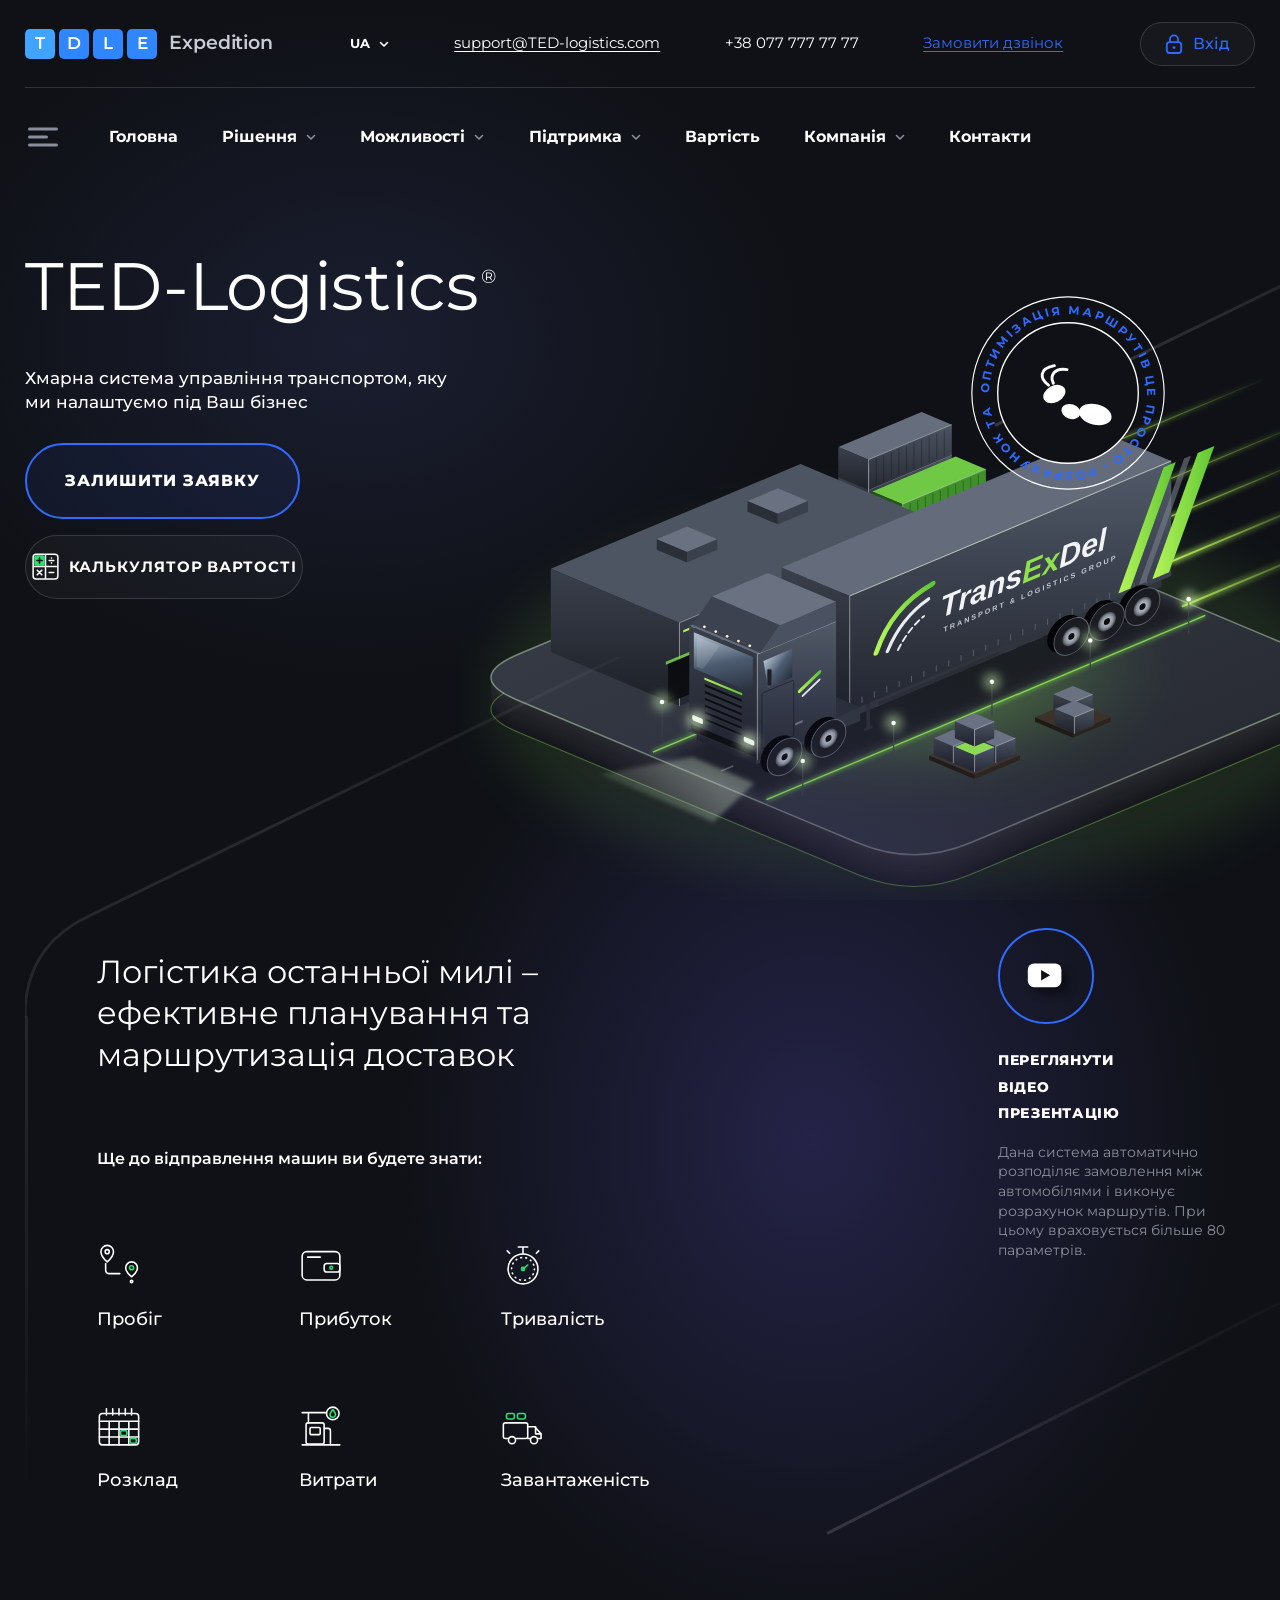
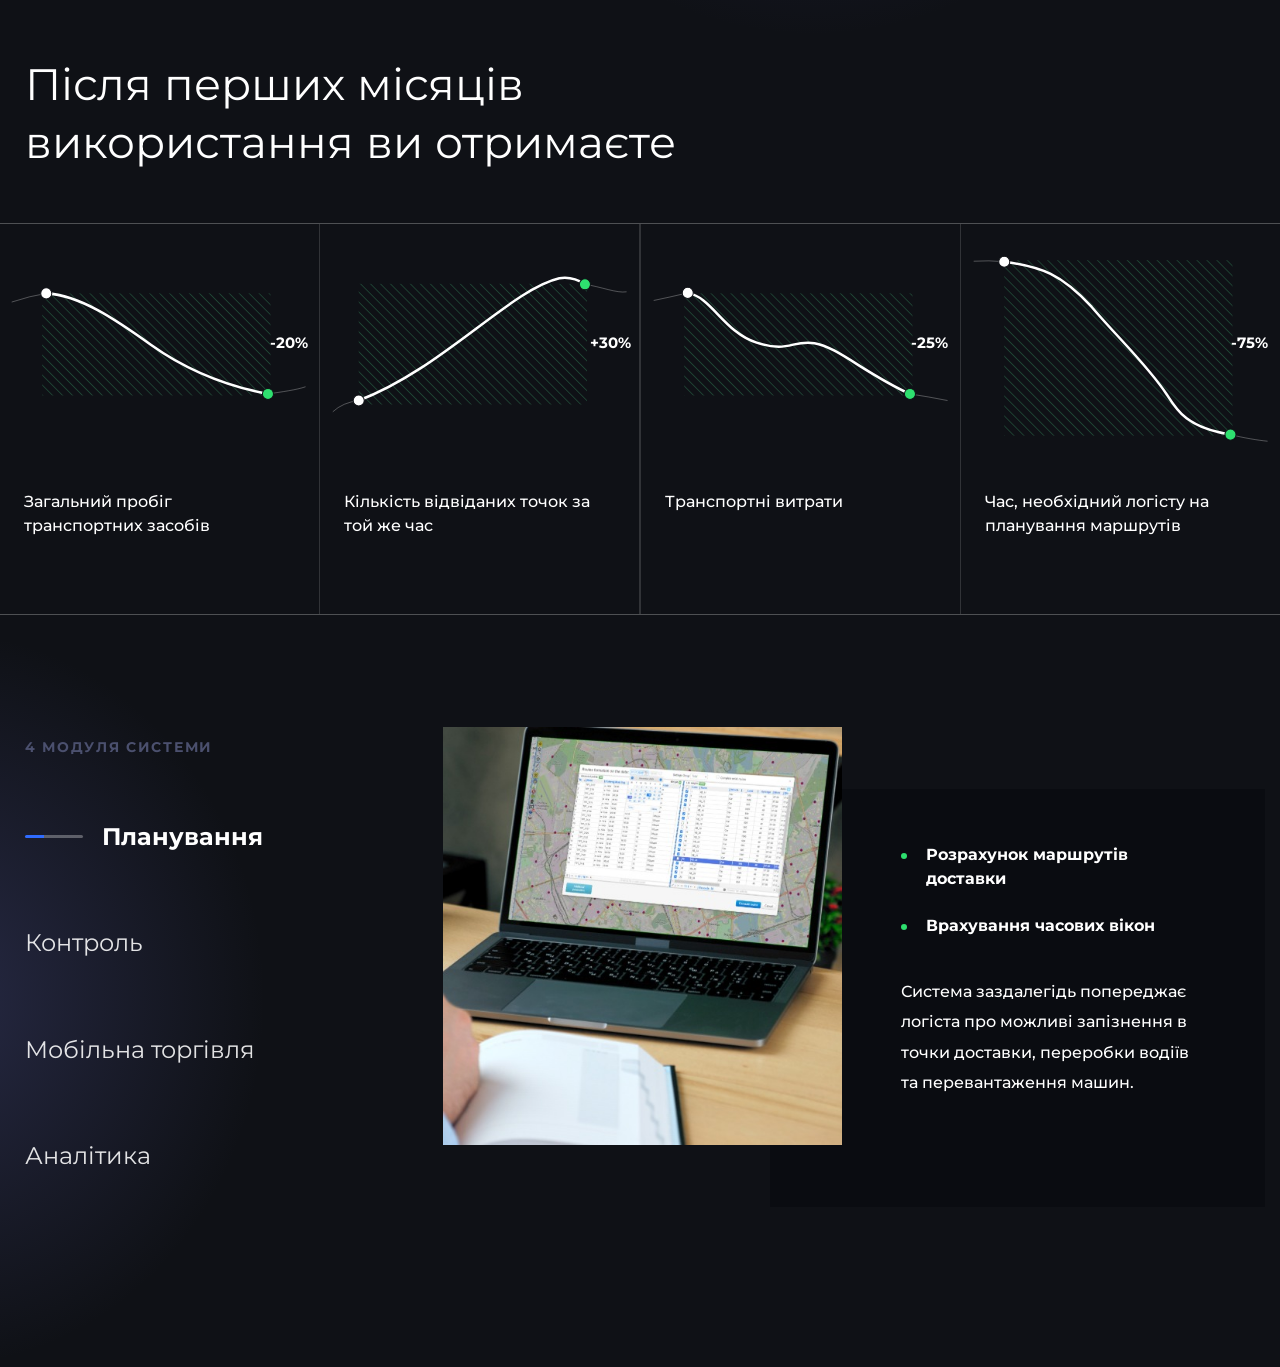
<file: index.html>
<!DOCTYPE html>
<html lang="uk">
<head>
  <meta charset="utf-8">
  <meta name="viewport" content="width=device-width, initial-scale=1">
  <meta name="theme-color" content="#0f1116">
  <title>TransExDel</title>
  <meta name="description" content="Хмарна система управління транспортом, яку ми налаштуємо під ваш бізнес.">

  <link rel="preconnect" href="https://fonts.googleapis.com">
  <link rel="preconnect" href="https://fonts.gstatic.com" crossorigin>
  <link rel="stylesheet" href="https://fonts.googleapis.com/css2?family=Montserrat:wght@400;500;600;700;800&display=swap">
  <link rel="stylesheet" href="CHARLI.css">
  <script src="CHARLI.js" type="module" defer></script>
</head>
<body>

  <div class="scroll-sentinel" id="scroll-sentinel" aria-hidden="true"></div>

  <!-- SVG sprite: icons are referenced via <use>, so each is defined once -->
  <svg xmlns="http://www.w3.org/2000/svg" width="0" height="0" style="position:absolute" aria-hidden="true" focusable="false">
    <symbol id="icon-chevron" viewBox="0 0 12 12">
      <path d="M2.5 4.5 6 8l3.5-3.5" fill="none" stroke="currentColor" stroke-width="1.6" stroke-linecap="round" stroke-linejoin="round"/>
    </symbol>
    <symbol id="icon-lock" viewBox="0 0 20 24">
      <rect x="2" y="10" width="16" height="12" rx="3" fill="none" stroke="currentColor" stroke-width="2"/>
      <path d="M5.5 10V7a4.5 4.5 0 0 1 9 0v3" fill="none" stroke="currentColor" stroke-width="2" stroke-linecap="round"/>
      <circle cx="10" cy="16" r="1.6" fill="currentColor"/>
    </symbol>
    <symbol id="icon-calculator" viewBox="0 0 36 36">
      <rect x="1.5" y="1.5" width="33" height="33" rx="4" fill="none" stroke="currentColor" stroke-width="2"/>
      <path d="M18 1.5v33M1.5 18h33" stroke="currentColor" stroke-width="2"/>
      <rect x="3" y="3" width="14" height="14" rx="2.5" fill="#2ee06f"/>
      <path d="M10 6.5v7M6.5 10h7" stroke="#0f1116" stroke-width="2.2" stroke-linecap="round"/>
      <path d="M23 10h6M26 6.8v0M26 13.2v0" stroke="currentColor" stroke-width="2.2" stroke-linecap="round"/>
      <path d="m7 23 6 6m0-6-6 6" stroke="currentColor" stroke-width="2.2" stroke-linecap="round"/>
      <path d="M23 26h6" stroke="currentColor" stroke-width="2.2" stroke-linecap="round"/>
    </symbol>
    <symbol id="icon-play" viewBox="0 0 56 40">
      <rect x="2" y="2" width="48" height="34" rx="9" fill="#fff"/>
      <path d="M21 11.5v15l13-7.5z" fill="#0f1116"/>
    </symbol>
    <symbol id="icon-route" viewBox="0 0 56 56" fill="none" stroke="currentColor" stroke-width="2" stroke-linecap="round" stroke-linejoin="round">
      <path d="M13 3a8 8 0 0 1 8 8c0 6-8 13-8 13S5 17 5 11a8 8 0 0 1 8-8z"/>
      <circle cx="13" cy="11" r="2.6"/>
      <path d="M11 26v8c0 3 2 5 5 5h13"/>
      <path d="M44 24a7.500 7.500 0 0 1 7.500 7.500c0 5.500-7.500 11.500-7.500 11.500s-7.500-6-7.500-11.500A7.500 7.500 0 0 1 44 24z"/>
      <circle cx="44" cy="31.500" r="2.600" stroke="#2ee06f"/>
      <circle cx="44" cy="49" r="1.500"/>
    </symbol>
    <symbol id="icon-wallet" viewBox="0 0 56 56" fill="none" stroke="currentColor" stroke-width="2" stroke-linecap="round" stroke-linejoin="round">
      <rect x="4" y="11" width="48" height="36" rx="6"/>
      <path d="M11 18h16"/>
      <rect x="32" y="26" width="20" height="11" rx="3.500"/>
      <circle cx="41" cy="31.500" r="1.800" stroke="#2ee06f"/>
    </symbol>
    <symbol id="icon-timer" viewBox="0 0 56 56" fill="none" stroke="currentColor" stroke-width="2" stroke-linecap="round" stroke-linejoin="round">
      <circle cx="28" cy="33" r="19"/>
      <circle cx="28" cy="33" r="14.500" stroke-dasharray="1 5.500"/>
      <path d="M22 5h12M28 5v9M45 13l3-3M11 13 8 10"/>
      <path d="m28 33 6-5" stroke="#2ee06f"/>
      <circle cx="28" cy="33" r="2" stroke="#2ee06f"/>
    </symbol>
    <symbol id="icon-schedule" viewBox="0 0 56 56" fill="none" stroke="currentColor" stroke-width="2" stroke-linecap="round" stroke-linejoin="round">
      <rect x="3" y="12" width="50" height="40" rx="4"/>
      <path d="M12 6v8M20 6v8M28 6v8M36 6v8M44 6v8"/>
      <path d="M3 22h50M15.500 22v30M28 22v30M40.500 22v30M3 32h50M3 42h50"/>
      <rect x="30" y="34" width="8" height="6" rx="1.500" stroke="#2ee06f"/>
      <rect x="42" y="44" width="8" height="6" rx="1.500" stroke="#2ee06f"/>
    </symbol>
    <symbol id="icon-fuel" viewBox="0 0 56 56" fill="none" stroke="currentColor" stroke-width="2" stroke-linecap="round" stroke-linejoin="round">
      <path d="M4 11h31M12 11v13"/>
      <circle cx="43" cy="12" r="8"/>
      <path d="M43 7c2.500 3.300 3.500 5 3.500 6.500a3.500 3.500 0 0 1-7 0C39.500 12 40.500 10.300 43 7z" stroke="#2ee06f"/>
      <rect x="9" y="24" width="23" height="27" rx="2.500"/>
      <rect x="14" y="30" width="13" height="9" rx="1.500"/>
      <path d="M32 31h5c2 0 3 1.500 3 3v13M40 47v4M4 52h48"/>
    </symbol>
    <symbol id="icon-truck" viewBox="0 0 56 56" fill="none" stroke="currentColor" stroke-width="2" stroke-linecap="round" stroke-linejoin="round">
      <rect x="3" y="24" width="31" height="20" rx="2.500"/>
      <path d="M34 29h9l8 9v6H34"/>
      <path d="M44 29v9h7"/>
      <circle cx="14" cy="46" r="4.500" fill="#0f1116"/>
      <circle cx="42" cy="46" r="4.500" fill="#0f1116"/>
      <rect x="7" y="12" width="10" height="7" rx="2" stroke="#2ee06f"/>
      <rect x="21" y="12" width="10" height="7" rx="2" stroke="#2ee06f"/>
    </symbol>
  </svg>

  <!-- ===================== HEADER ===================== -->
  <header class="site-header" id="site-header">
    <div class="container site-header__inner">

      <a class="logo" href="/" aria-label="TransExDel — на головну">
        <span class="logo__tiles" aria-hidden="true">
          <span class="logo__tile logo__tile--a">T</span>
          <span class="logo__tile">D</span>
          <span class="logo__tile">L</span>
          <span class="logo__tile">E</span>
        </span>
        <span class="logo__text">Expedition</span>
      </a>

      <div class="header-info" id="header-info">
        <button class="lang" type="button" aria-label="Мова сайту: українська" aria-haspopup="true">
          <span class="lang__code">UA</span>
          <svg class="icon icon--chevron" aria-hidden="true"><use href="#icon-chevron"/></svg>
        </button>
        <a class="header-info__link header-info__link--email" href="mailto:support@TED-logistics.com">support@TED-logistics.com</a>
        <a class="header-info__phone" href="tel:+380777777777">+38 077 777 77 77</a>
        <a class="header-info__link header-info__link--accent" href="#callback">Замовити дзвінок</a>
      </div>

      <a class="login" href="/login">
        <svg class="login__icon" aria-hidden="true"><use href="#icon-lock"/></svg>
        <span class="login__label">Вхід</span>
      </a>

      <button class="burger" id="menu-toggle" type="button" aria-label="Відкрити меню" aria-expanded="false" aria-controls="site-nav header-info">
        <svg class="burger__icon" viewBox="0 0 30 22" aria-hidden="true">
          <path class="burger__line burger__line--top" d="M1.5 3h27"/>
          <path class="burger__line burger__line--mid" d="M1.5 11h17"/>
          <path class="burger__line burger__line--bot" d="M1.5 19h27"/>
        </svg>
      </button>

      <nav class="nav" id="site-nav" aria-label="Основна навігація">
        <ul class="nav__list">
          <li><a class="nav__link" href="/" aria-current="page">Головна</a></li>
          <li><a class="nav__link nav__link--has-sub" href="#solutions">Рішення <svg class="icon icon--chevron" aria-hidden="true"><use href="#icon-chevron"/></svg></a></li>
          <li><a class="nav__link nav__link--has-sub" href="#features">Можливості <svg class="icon icon--chevron" aria-hidden="true"><use href="#icon-chevron"/></svg></a></li>
          <li><a class="nav__link nav__link--has-sub" href="#support">Підтримка <svg class="icon icon--chevron" aria-hidden="true"><use href="#icon-chevron"/></svg></a></li>
          <li><a class="nav__link" href="#pricing">Вартість</a></li>
          <li><a class="nav__link nav__link--has-sub" href="#company">Компанія <svg class="icon icon--chevron" aria-hidden="true"><use href="#icon-chevron"/></svg></a></li>
          <li><a class="nav__link" href="#contacts">Контакти</a></li>
        </ul>
      </nav>

    </div>
  </header>

  <div class="hero-shell">

    <!-- ===================== HERO ===================== -->
    <main>
      <section class="hero" aria-labelledby="hero-title">
        <div class="container hero__inner">

          <div class="hero__content">
            <h1 class="hero__title" id="hero-title">TED-Logistics<sup class="hero__reg" aria-label="зареєстрований товарний знак">®</sup></h1>
            <p class="hero__lead">Хмарна система управління транспортом, яку ми налаштуємо під Ваш бізнес</p>

            <div class="hero__actions">
              <a class="btn btn--primary" href="#request">Залишити заявку</a>
              <a class="btn btn--secondary" href="#calculator">
                <svg class="btn__icon" aria-hidden="true"><use href="#icon-calculator"/></svg>
                <span>Калькулятор вартості</span>
              </a>
            </div>
          </div>

          <div class="hero__visual">
            <img class="hero__city" src="assets/hero-truck.svg" width="1200" height="820" alt="" fetchpriority="high" decoding="async">

            <svg class="hero__badge" viewBox="0 0 200 200" role="img" aria-label="Оптимізація маршрутів та розрахунок — це просто">
              <defs>
                <path id="badge-ring" d="M 19 100 a 81 81 0 1 1 162 0 a 81 81 0 1 1 -162 0"/>
              </defs>
              <circle cx="100" cy="100" r="98.5" class="badge__outer"/>
              <circle cx="100" cy="100" r="72" class="badge__inner"/>
              <text class="badge__text">
                <textPath href="#badge-ring" textLength="505" lengthAdjust="spacing">ОПТИМІЗАЦІЯ МАРШРУТІВ ЦЕ ПРОСТО • РОЗРАХУНОК ТА&#160;&#160;</textPath>
              </text>
              <g class="badge__ant" fill="#fff">
                <ellipse cx="86" cy="101" rx="12" ry="8.5" transform="rotate(-28 86 101)"/>
                <ellipse cx="103" cy="119" rx="10" ry="7.5" transform="rotate(18 103 119)"/>
                <ellipse cx="128" cy="122" rx="17" ry="10.5" transform="rotate(14 128 122)"/>
                <path d="M80 92c-9-7-10-17 6-20M85 90c-4-8 1-16 14-14" fill="none" stroke="#fff" stroke-width="3" stroke-linecap="round"/>
              </g>
            </svg>
          </div>

        </div>
      </section>
    </main>

    <div class="hero-shell__line hero-shell__line--top" aria-hidden="true"></div>
  </div>

  <!-- ===================== FEATURES ===================== -->
  <section class="features" id="features" aria-labelledby="features-title">
    <div class="container features__inner">

      <svg class="features__frame" viewBox="0 0 600 360" aria-hidden="true" focusable="false">
        <defs>
          <linearGradient id="frame-gradient" gradientUnits="userSpaceOnUse" x1="594" y1="0" x2="0" y2="300">
            <stop offset="0" stop-color="#fff" stop-opacity=".03"/>
            <stop offset=".55" stop-color="#fff" stop-opacity=".1"/>
            <stop offset="1" stop-color="#fff" stop-opacity=".09"/>
          </linearGradient>
        </defs>
        <path d="M594 0 62 260Q0 290 0 359" fill="none" stroke="url(#frame-gradient)" stroke-width="3" stroke-linecap="round"/>
      </svg>

      <div class="features__main">
        <h2 class="features__title" id="features-title">Логістика останньої милі – ефективне планування та маршрутизація доставок</h2>
        <p class="features__lead">Ще до відправлення машин ви будете знати:</p>

        <ul class="features__list">
          <li class="feature"><svg class="feature__icon" aria-hidden="true"><use href="#icon-route"/></svg><span class="feature__label">Пробіг</span></li>
          <li class="feature"><svg class="feature__icon" aria-hidden="true"><use href="#icon-wallet"/></svg><span class="feature__label">Прибуток</span></li>
          <li class="feature"><svg class="feature__icon" aria-hidden="true"><use href="#icon-timer"/></svg><span class="feature__label">Тривалість</span></li>
          <li class="feature"><svg class="feature__icon" aria-hidden="true"><use href="#icon-schedule"/></svg><span class="feature__label">Розклад</span></li>
          <li class="feature"><svg class="feature__icon" aria-hidden="true"><use href="#icon-fuel"/></svg><span class="feature__label">Витрати</span></li>
          <li class="feature"><svg class="feature__icon" aria-hidden="true"><use href="#icon-truck"/></svg><span class="feature__label">Завантаженість</span></li>
        </ul>
      </div>

      <aside class="features__aside">
        <a class="video-cta" href="#presentation">
          <span class="video-cta__play" aria-hidden="true"><svg class="video-cta__icon"><use href="#icon-play"/></svg></span>
          <span class="video-cta__title">Переглянути відео презентацію</span>
        </a>
        <p class="features__note">Дана система автоматично розподіляє замовлення між автомобілями і виконує розрахунок маршрутів. При цьому враховується більше 80 параметрів.</p>
      </aside>

      <div class="features__line" aria-hidden="true"></div>
    </div>
  </section>


  <!-- ===================== RESULTS ===================== -->
  <section class="results" id="results" aria-labelledby="results-title">
    <svg width="0" height="0" style="position:absolute" aria-hidden="true" focusable="false">
      <defs>
        <pattern id="hatch" width="14" height="14" patternUnits="userSpaceOnUse" patternTransform="rotate(-45)">
          <line x1="0" y1="0" x2="0" y2="14" stroke="#4bd88a" stroke-opacity=".6" stroke-width="1.5"/>
        </pattern>
      </defs>
    </svg>

    <div class="container">
      <h2 class="results__title" id="results-title">Після перших місяців використання ви отримаєте</h2>
    </div>

    <ul class="results__grid">
        <li class="result">
          <div class="result__chart">
            <svg class="result__svg" viewBox="0 0 635 450" aria-hidden="true" focusable="false">
              <rect x="84" y="138" width="454" height="203" fill="url(#hatch)"/>
              <path class="result__tail" d="M24 155Q60 143 92 138"/>
              <path class="result__tail" d="M533 338C560 334 590 330 607 324"/>
              <path class="result__curve" d="M92 138C160 142 230 190 300 240S450 322 533 338"/>
              <circle class="result__dot" cx="92" cy="138" r="11"/>
              <circle class="result__dot result__dot--end" cx="533" cy="338" r="11"/>
            </svg>
            <p class="result__value">-20%</p>
          </div>
          <p class="result__label">Загальний пробіг транспортних засобів</p>
        </li>
        <li class="result">
          <div class="result__chart">
            <svg class="result__svg" viewBox="0 0 635 450" aria-hidden="true" focusable="false">
              <rect x="77" y="119" width="454" height="240" fill="url(#hatch)"/>
              <path class="result__tail" d="M26 373Q45 355 77 351"/>
              <path class="result__tail" d="M527 120C560 125 590 138 609 135"/>
              <path class="result__curve" d="M77 351C240 290 380 130 476 108C500 104 515 112 527 120"/>
              <circle class="result__dot" cx="77" cy="351" r="11"/>
              <circle class="result__dot result__dot--end" cx="527" cy="120" r="11"/>
            </svg>
            <p class="result__value">+30%</p>
          </div>
          <p class="result__label">Кількість відвіданих точок за той же час</p>
        </li>
        <li class="result">
          <div class="result__chart">
            <svg class="result__svg" viewBox="0 0 635 450" aria-hidden="true" focusable="false">
              <rect x="86" y="138" width="454" height="203" fill="url(#hatch)"/>
              <path class="result__tail" d="M26 152Q55 146 93 137"/>
              <path class="result__tail" d="M535 338C560 342 585 346 609 351"/>
              <path class="result__curve" d="M93 137C140 145 165 215 230 236S300 230 345 237S450 300 535 338"/>
              <circle class="result__dot" cx="93" cy="137" r="11"/>
              <circle class="result__dot result__dot--end" cx="535" cy="338" r="11"/>
            </svg>
            <p class="result__value">-25%</p>
          </div>
          <p class="result__label">Транспортні витрати</p>
        </li>
        <li class="result">
          <div class="result__chart">
            <svg class="result__svg" viewBox="0 0 635 450" aria-hidden="true" focusable="false">
              <rect x="86" y="72" width="454" height="349" fill="url(#hatch)"/>
              <path class="result__tail" d="M26 74Q55 72 86 75"/>
              <path class="result__tail" d="M536 419C565 426 590 430 609 432"/>
              <path class="result__curve" d="M86 75C160 85 200 100 260 165C320 235 370 280 410 340C430 372 450 405 536 419"/>
              <circle class="result__dot" cx="86" cy="75" r="11"/>
              <circle class="result__dot result__dot--end" cx="536" cy="419" r="11"/>
            </svg>
            <p class="result__value">-75%</p>
          </div>
          <p class="result__label">Час, необхідний логісту на планування маршрутів</p>
        </li>
    </ul>
  </section>


  <!-- ===================== MODULES ===================== -->
  <section class="modules" id="modules" aria-labelledby="modules-title" data-tabs>
    <div class="container">
      <div class="modules__stage">

        <div class="modules__nav">
          <h2 class="modules__label" id="modules-title">4 модуля системи</h2>
          <div class="modules__tablist" role="tablist" aria-label="Модулі системи" aria-orientation="vertical">
          <button class="module-tab" id="tab-planning" type="button" role="tab" aria-selected="true" aria-controls="panel-planning">
            <span class="module-tab__text">Планування</span>
          </button>
          <button class="module-tab" id="tab-control" type="button" role="tab" aria-selected="false" aria-controls="panel-control" tabindex="-1">
            <span class="module-tab__text">Контроль</span>
          </button>
          <button class="module-tab" id="tab-mobile-trade" type="button" role="tab" aria-selected="false" aria-controls="panel-mobile-trade" tabindex="-1">
            <span class="module-tab__text">Мобільна торгівля</span>
          </button>
          <button class="module-tab" id="tab-analytics" type="button" role="tab" aria-selected="false" aria-controls="panel-analytics" tabindex="-1">
            <span class="module-tab__text">Аналітика</span>
          </button>
          </div>
        </div>

        <div class="modules__panels">
          <article class="module is-active" id="panel-planning" role="tabpanel" aria-labelledby="tab-planning" tabindex="0">
            <img class="module__image" src="assets/module-planning.jpg" width="515" height="540" alt="" decoding="async">
            <div class="module__body">
              <ul class="module__list">
                <li>Розрахунок маршрутів доставки</li>
                <li>Врахування часових вікон</li>
              </ul>
              <p class="module__text">Система заздалегідь попереджає логіста про можливі запізнення в точки доставки, переробки водіїв та перевантаження машин.</p>
            </div>
          </article>
          <article class="module" id="panel-control" role="tabpanel" aria-labelledby="tab-control" tabindex="0">
            <img class="module__image" src="assets/module-control.jpg" width="515" height="540" alt="" loading="lazy" decoding="async">
            <div class="module__body">
              <ul class="module__list">
                <li>GPS-моніторинг</li>
                <li>План/факт</li>
              </ul>
              <p class="module__text">Відстеження в режимі реального часу факту виконання водіями запланованих маршрутів та швидкісних обмежень.</p>
            </div>
          </article>
          <article class="module" id="panel-mobile-trade" role="tabpanel" aria-labelledby="tab-mobile-trade" tabindex="0">
            <img class="module__image" src="assets/module-mobile-trade.jpg" width="515" height="540" alt="" loading="lazy" decoding="async">
            <div class="module__body">
              <ul class="module__list">
                <li>Товари, замовлення, залишки, борги</li>
                <li>Завдання, фотозвіти</li>
              </ul>
              <p class="module__text">Вся інформація про продукти: вартість, відповідність викладки, фотографії, розташування рекламних матеріалів, товарообіг, взаєморозрахунки, ціни та акції</p>
            </div>
          </article>
          <article class="module" id="panel-analytics" role="tabpanel" aria-labelledby="tab-analytics" tabindex="0">
            <img class="module__image" src="assets/module-analytics.jpg" width="515" height="540" alt="" loading="lazy" decoding="async">
            <div class="module__body">
              <ul class="module__list">
                <li>Інтерактивні панелі</li>
                <li>Власна документація</li>
              </ul>
              <p class="module__text">Статистика щодо якості обслуговування клієнтів, перевищення водіями планових пробігів, рентабельності маршрутів і точок.</p>
            </div>
          </article>
        </div>

      </div>
    </div>
  </section>

</body>
</html>
</file>
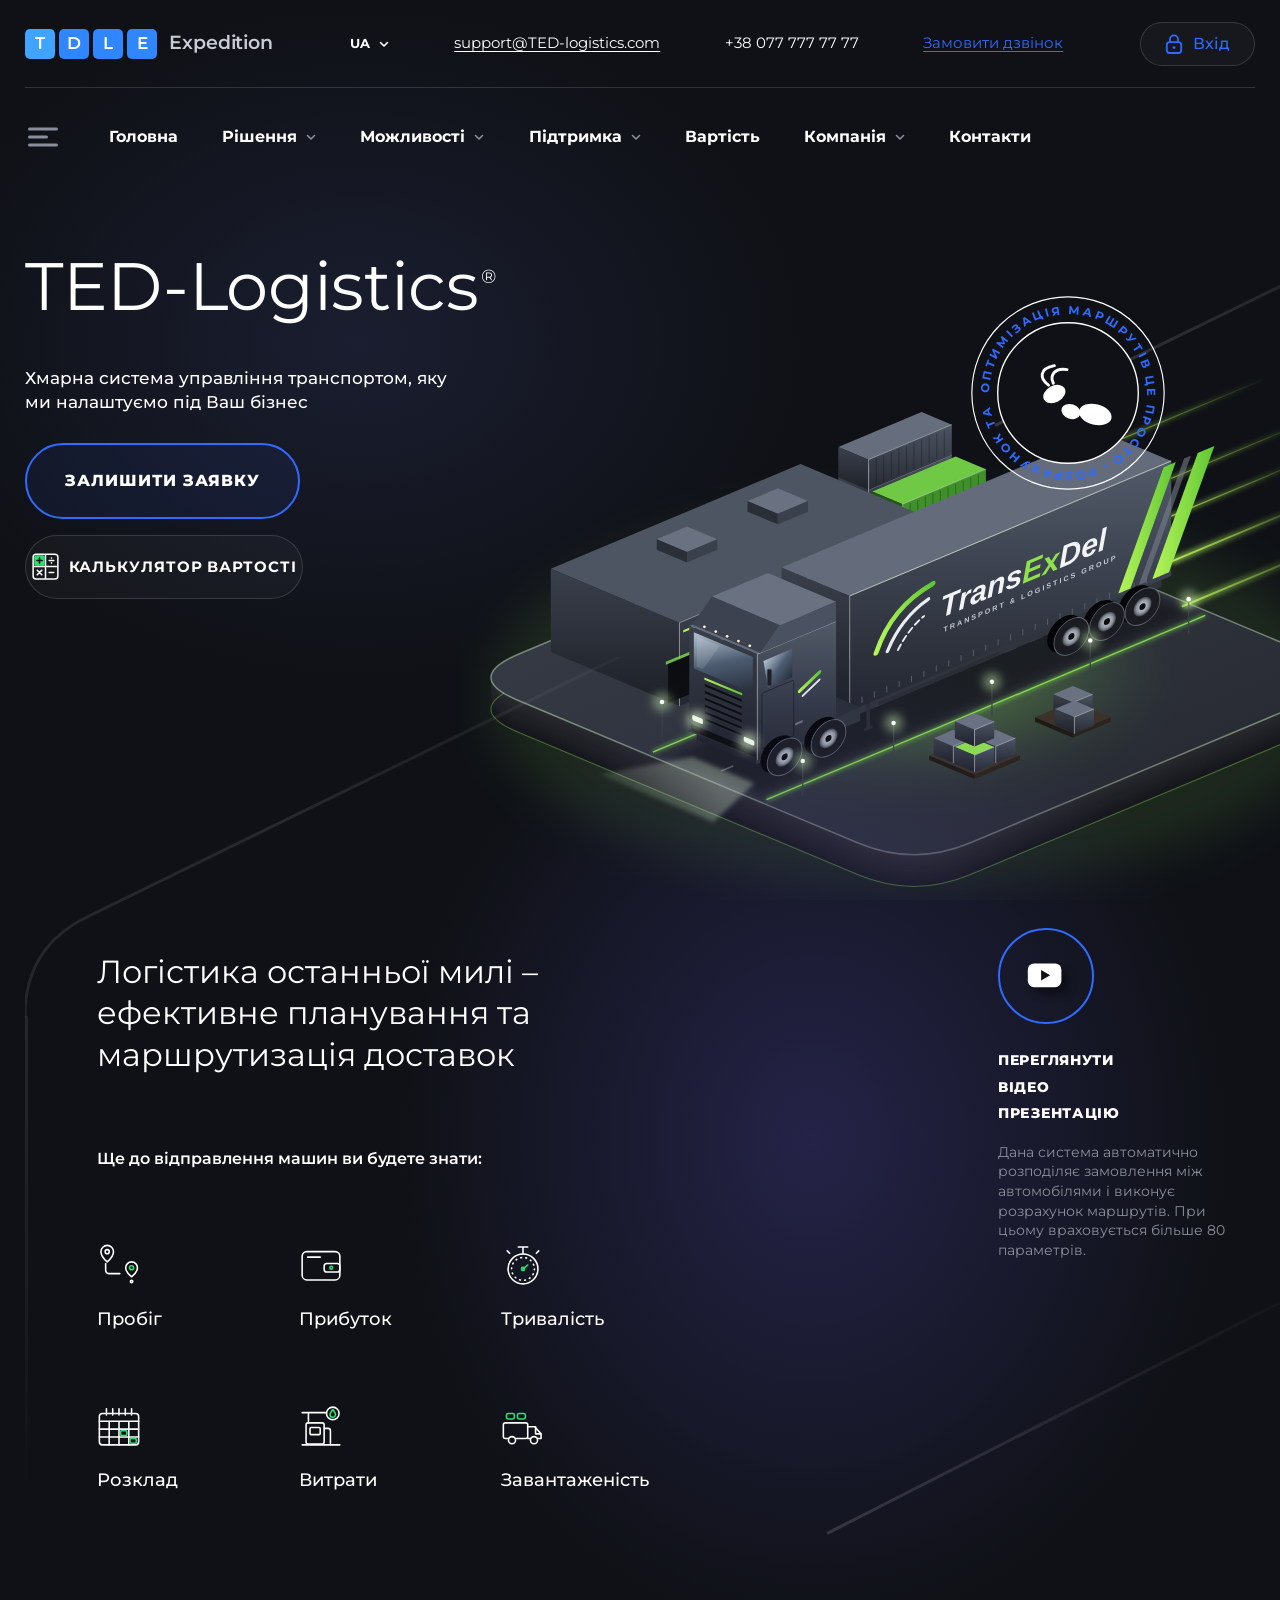
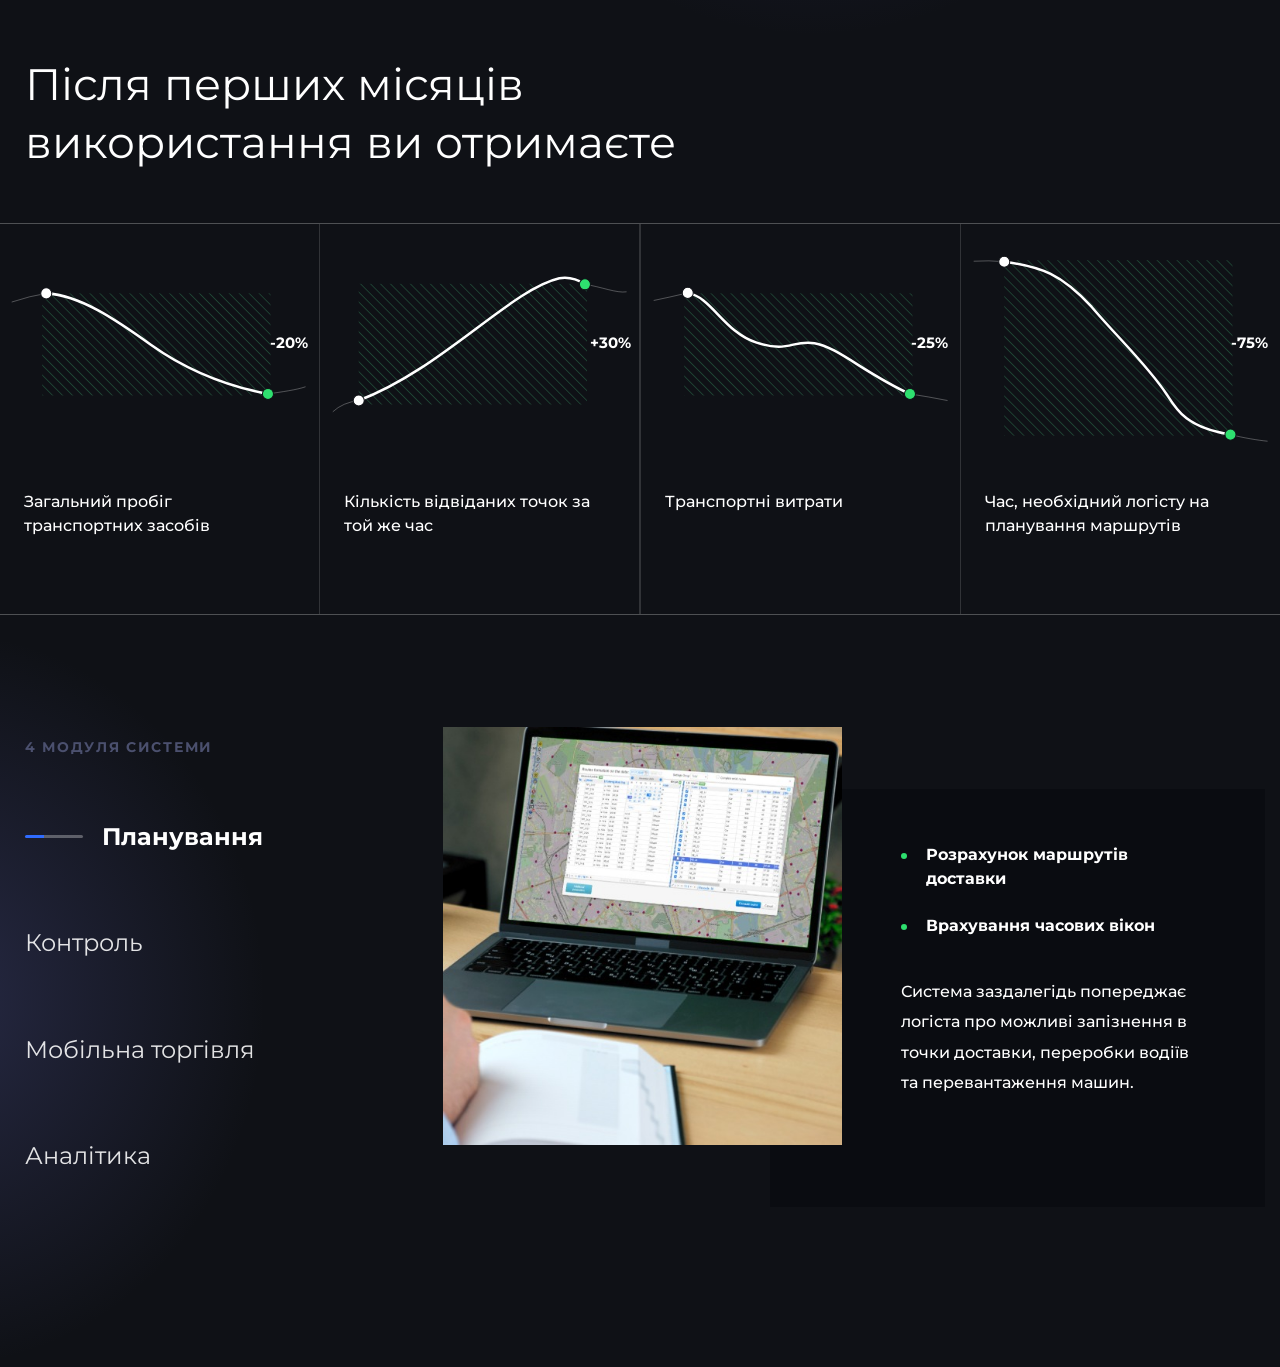
<file: CHARLI.html>
<!DOCTYPE html>
<html lang="uk">
<head>
  <meta charset="utf-8">
  <meta name="viewport" content="width=device-width, initial-scale=1">
  <meta name="theme-color" content="#0f1116">
  <title>TransExDel</title>
  <meta name="description" content="Хмарна система управління транспортом, яку ми налаштуємо під ваш бізнес.">

  <link rel="preconnect" href="https://fonts.googleapis.com">
  <link rel="preconnect" href="https://fonts.gstatic.com" crossorigin>
  <link rel="stylesheet" href="https://fonts.googleapis.com/css2?family=Montserrat:wght@400;500;600;700;800&display=swap">
  <link rel="stylesheet" href="CHARLI.css">
  <script src="CHARLI.js" type="module" defer></script>
</head>
<body>

  <div class="scroll-sentinel" id="scroll-sentinel" aria-hidden="true"></div>

  <!-- SVG sprite: icons are referenced via <use>, so each is defined once -->
  <svg xmlns="http://www.w3.org/2000/svg" width="0" height="0" style="position:absolute" aria-hidden="true" focusable="false">
    <symbol id="icon-chevron" viewBox="0 0 12 12">
      <path d="M2.5 4.5 6 8l3.5-3.5" fill="none" stroke="currentColor" stroke-width="1.6" stroke-linecap="round" stroke-linejoin="round"/>
    </symbol>
    <symbol id="icon-lock" viewBox="0 0 20 24">
      <rect x="2" y="10" width="16" height="12" rx="3" fill="none" stroke="currentColor" stroke-width="2"/>
      <path d="M5.5 10V7a4.5 4.5 0 0 1 9 0v3" fill="none" stroke="currentColor" stroke-width="2" stroke-linecap="round"/>
      <circle cx="10" cy="16" r="1.6" fill="currentColor"/>
    </symbol>
    <symbol id="icon-calculator" viewBox="0 0 36 36">
      <rect x="1.5" y="1.5" width="33" height="33" rx="4" fill="none" stroke="currentColor" stroke-width="2"/>
      <path d="M18 1.5v33M1.5 18h33" stroke="currentColor" stroke-width="2"/>
      <rect x="3" y="3" width="14" height="14" rx="2.5" fill="#2ee06f"/>
      <path d="M10 6.5v7M6.5 10h7" stroke="#0f1116" stroke-width="2.2" stroke-linecap="round"/>
      <path d="M23 10h6M26 6.8v0M26 13.2v0" stroke="currentColor" stroke-width="2.2" stroke-linecap="round"/>
      <path d="m7 23 6 6m0-6-6 6" stroke="currentColor" stroke-width="2.2" stroke-linecap="round"/>
      <path d="M23 26h6" stroke="currentColor" stroke-width="2.2" stroke-linecap="round"/>
    </symbol>
    <symbol id="icon-play" viewBox="0 0 56 40">
      <rect x="2" y="2" width="48" height="34" rx="9" fill="#fff"/>
      <path d="M21 11.5v15l13-7.5z" fill="#0f1116"/>
    </symbol>
    <symbol id="icon-route" viewBox="0 0 56 56" fill="none" stroke="currentColor" stroke-width="2" stroke-linecap="round" stroke-linejoin="round">
      <path d="M13 3a8 8 0 0 1 8 8c0 6-8 13-8 13S5 17 5 11a8 8 0 0 1 8-8z"/>
      <circle cx="13" cy="11" r="2.6"/>
      <path d="M11 26v8c0 3 2 5 5 5h13"/>
      <path d="M44 24a7.500 7.500 0 0 1 7.500 7.500c0 5.500-7.500 11.500-7.500 11.500s-7.500-6-7.500-11.500A7.500 7.500 0 0 1 44 24z"/>
      <circle cx="44" cy="31.500" r="2.600" stroke="#2ee06f"/>
      <circle cx="44" cy="49" r="1.500"/>
    </symbol>
    <symbol id="icon-wallet" viewBox="0 0 56 56" fill="none" stroke="currentColor" stroke-width="2" stroke-linecap="round" stroke-linejoin="round">
      <rect x="4" y="11" width="48" height="36" rx="6"/>
      <path d="M11 18h16"/>
      <rect x="32" y="26" width="20" height="11" rx="3.500"/>
      <circle cx="41" cy="31.500" r="1.800" stroke="#2ee06f"/>
    </symbol>
    <symbol id="icon-timer" viewBox="0 0 56 56" fill="none" stroke="currentColor" stroke-width="2" stroke-linecap="round" stroke-linejoin="round">
      <circle cx="28" cy="33" r="19"/>
      <circle cx="28" cy="33" r="14.500" stroke-dasharray="1 5.500"/>
      <path d="M22 5h12M28 5v9M45 13l3-3M11 13 8 10"/>
      <path d="m28 33 6-5" stroke="#2ee06f"/>
      <circle cx="28" cy="33" r="2" stroke="#2ee06f"/>
    </symbol>
    <symbol id="icon-schedule" viewBox="0 0 56 56" fill="none" stroke="currentColor" stroke-width="2" stroke-linecap="round" stroke-linejoin="round">
      <rect x="3" y="12" width="50" height="40" rx="4"/>
      <path d="M12 6v8M20 6v8M28 6v8M36 6v8M44 6v8"/>
      <path d="M3 22h50M15.500 22v30M28 22v30M40.500 22v30M3 32h50M3 42h50"/>
      <rect x="30" y="34" width="8" height="6" rx="1.500" stroke="#2ee06f"/>
      <rect x="42" y="44" width="8" height="6" rx="1.500" stroke="#2ee06f"/>
    </symbol>
    <symbol id="icon-fuel" viewBox="0 0 56 56" fill="none" stroke="currentColor" stroke-width="2" stroke-linecap="round" stroke-linejoin="round">
      <path d="M4 11h31M12 11v13"/>
      <circle cx="43" cy="12" r="8"/>
      <path d="M43 7c2.500 3.300 3.500 5 3.500 6.500a3.500 3.500 0 0 1-7 0C39.500 12 40.500 10.300 43 7z" stroke="#2ee06f"/>
      <rect x="9" y="24" width="23" height="27" rx="2.500"/>
      <rect x="14" y="30" width="13" height="9" rx="1.500"/>
      <path d="M32 31h5c2 0 3 1.500 3 3v13M40 47v4M4 52h48"/>
    </symbol>
    <symbol id="icon-truck" viewBox="0 0 56 56" fill="none" stroke="currentColor" stroke-width="2" stroke-linecap="round" stroke-linejoin="round">
      <rect x="3" y="24" width="31" height="20" rx="2.500"/>
      <path d="M34 29h9l8 9v6H34"/>
      <path d="M44 29v9h7"/>
      <circle cx="14" cy="46" r="4.500" fill="#0f1116"/>
      <circle cx="42" cy="46" r="4.500" fill="#0f1116"/>
      <rect x="7" y="12" width="10" height="7" rx="2" stroke="#2ee06f"/>
      <rect x="21" y="12" width="10" height="7" rx="2" stroke="#2ee06f"/>
    </symbol>
  </svg>

  <!-- ===================== HEADER ===================== -->
  <header class="site-header" id="site-header">
    <div class="container site-header__inner">

      <a class="logo" href="/" aria-label="TransExDel — на головну">
        <span class="logo__tiles" aria-hidden="true">
          <span class="logo__tile logo__tile--a">T</span>
          <span class="logo__tile">D</span>
          <span class="logo__tile">L</span>
          <span class="logo__tile">E</span>
        </span>
        <span class="logo__text">Expedition</span>
      </a>

      <div class="header-info" id="header-info">
        <button class="lang" type="button" aria-label="Мова сайту: українська" aria-haspopup="true">
          <span class="lang__code">UA</span>
          <svg class="icon icon--chevron" aria-hidden="true"><use href="#icon-chevron"/></svg>
        </button>
        <a class="header-info__link header-info__link--email" href="mailto:support@TED-logistics.com">support@TED-logistics.com</a>
        <a class="header-info__phone" href="tel:+380777777777">+38 077 777 77 77</a>
        <a class="header-info__link header-info__link--accent" href="#callback">Замовити дзвінок</a>
      </div>

      <a class="login" href="/login">
        <svg class="login__icon" aria-hidden="true"><use href="#icon-lock"/></svg>
        <span class="login__label">Вхід</span>
      </a>

      <button class="burger" id="menu-toggle" type="button" aria-label="Відкрити меню" aria-expanded="false" aria-controls="site-nav header-info">
        <svg class="burger__icon" viewBox="0 0 30 22" aria-hidden="true">
          <path class="burger__line burger__line--top" d="M1.5 3h27"/>
          <path class="burger__line burger__line--mid" d="M1.5 11h17"/>
          <path class="burger__line burger__line--bot" d="M1.5 19h27"/>
        </svg>
      </button>

      <nav class="nav" id="site-nav" aria-label="Основна навігація">
        <ul class="nav__list">
          <li><a class="nav__link" href="/" aria-current="page">Головна</a></li>
          <li><a class="nav__link nav__link--has-sub" href="#solutions">Рішення <svg class="icon icon--chevron" aria-hidden="true"><use href="#icon-chevron"/></svg></a></li>
          <li><a class="nav__link nav__link--has-sub" href="#features">Можливості <svg class="icon icon--chevron" aria-hidden="true"><use href="#icon-chevron"/></svg></a></li>
          <li><a class="nav__link nav__link--has-sub" href="#support">Підтримка <svg class="icon icon--chevron" aria-hidden="true"><use href="#icon-chevron"/></svg></a></li>
          <li><a class="nav__link" href="#pricing">Вартість</a></li>
          <li><a class="nav__link nav__link--has-sub" href="#company">Компанія <svg class="icon icon--chevron" aria-hidden="true"><use href="#icon-chevron"/></svg></a></li>
          <li><a class="nav__link" href="#contacts">Контакти</a></li>
        </ul>
      </nav>

    </div>
  </header>

  <div class="hero-shell">

    <!-- ===================== HERO ===================== -->
    <main>
      <section class="hero" aria-labelledby="hero-title">
        <div class="container hero__inner">

          <div class="hero__content">
            <h1 class="hero__title" id="hero-title">TED-Logistics<sup class="hero__reg" aria-label="зареєстрований товарний знак">®</sup></h1>
            <p class="hero__lead">Хмарна система управління транспортом, яку ми налаштуємо під Ваш бізнес</p>

            <div class="hero__actions">
              <a class="btn btn--primary" href="#request">Залишити заявку</a>
              <a class="btn btn--secondary" href="#calculator">
                <svg class="btn__icon" aria-hidden="true"><use href="#icon-calculator"/></svg>
                <span>Калькулятор вартості</span>
              </a>
            </div>
          </div>

          <div class="hero__visual">
            <img class="hero__city" src="assets/hero-truck.svg" width="1200" height="820" alt="" fetchpriority="high" decoding="async">

            <svg class="hero__badge" viewBox="0 0 200 200" role="img" aria-label="Оптимізація маршрутів та розрахунок — це просто">
              <defs>
                <path id="badge-ring" d="M 19 100 a 81 81 0 1 1 162 0 a 81 81 0 1 1 -162 0"/>
              </defs>
              <circle cx="100" cy="100" r="98.5" class="badge__outer"/>
              <circle cx="100" cy="100" r="72" class="badge__inner"/>
              <text class="badge__text">
                <textPath href="#badge-ring" textLength="505" lengthAdjust="spacing">ОПТИМІЗАЦІЯ МАРШРУТІВ ЦЕ ПРОСТО • РОЗРАХУНОК ТА&#160;&#160;</textPath>
              </text>
              <g class="badge__ant" fill="#fff">
                <ellipse cx="86" cy="101" rx="12" ry="8.5" transform="rotate(-28 86 101)"/>
                <ellipse cx="103" cy="119" rx="10" ry="7.5" transform="rotate(18 103 119)"/>
                <ellipse cx="128" cy="122" rx="17" ry="10.5" transform="rotate(14 128 122)"/>
                <path d="M80 92c-9-7-10-17 6-20M85 90c-4-8 1-16 14-14" fill="none" stroke="#fff" stroke-width="3" stroke-linecap="round"/>
              </g>
            </svg>
          </div>

        </div>
      </section>
    </main>

    <div class="hero-shell__line hero-shell__line--top" aria-hidden="true"></div>
  </div>

  <!-- ===================== FEATURES ===================== -->
  <section class="features" id="features" aria-labelledby="features-title">
    <div class="container features__inner">

      <svg class="features__frame" viewBox="0 0 600 360" aria-hidden="true" focusable="false">
        <defs>
          <linearGradient id="frame-gradient" gradientUnits="userSpaceOnUse" x1="594" y1="0" x2="0" y2="300">
            <stop offset="0" stop-color="#fff" stop-opacity=".03"/>
            <stop offset=".55" stop-color="#fff" stop-opacity=".1"/>
            <stop offset="1" stop-color="#fff" stop-opacity=".09"/>
          </linearGradient>
        </defs>
        <path d="M594 0 62 260Q0 290 0 359" fill="none" stroke="url(#frame-gradient)" stroke-width="3" stroke-linecap="round"/>
      </svg>

      <div class="features__main">
        <h2 class="features__title" id="features-title">Логістика останньої милі – ефективне планування та маршрутизація доставок</h2>
        <p class="features__lead">Ще до відправлення машин ви будете знати:</p>

        <ul class="features__list">
          <li class="feature"><svg class="feature__icon" aria-hidden="true"><use href="#icon-route"/></svg><span class="feature__label">Пробіг</span></li>
          <li class="feature"><svg class="feature__icon" aria-hidden="true"><use href="#icon-wallet"/></svg><span class="feature__label">Прибуток</span></li>
          <li class="feature"><svg class="feature__icon" aria-hidden="true"><use href="#icon-timer"/></svg><span class="feature__label">Тривалість</span></li>
          <li class="feature"><svg class="feature__icon" aria-hidden="true"><use href="#icon-schedule"/></svg><span class="feature__label">Розклад</span></li>
          <li class="feature"><svg class="feature__icon" aria-hidden="true"><use href="#icon-fuel"/></svg><span class="feature__label">Витрати</span></li>
          <li class="feature"><svg class="feature__icon" aria-hidden="true"><use href="#icon-truck"/></svg><span class="feature__label">Завантаженість</span></li>
        </ul>
      </div>

      <aside class="features__aside">
        <a class="video-cta" href="#presentation">
          <span class="video-cta__play" aria-hidden="true"><svg class="video-cta__icon"><use href="#icon-play"/></svg></span>
          <span class="video-cta__title">Переглянути відео презентацію</span>
        </a>
        <p class="features__note">Дана система автоматично розподіляє замовлення між автомобілями і виконує розрахунок маршрутів. При цьому враховується більше 80 параметрів.</p>
      </aside>

      <div class="features__line" aria-hidden="true"></div>
    </div>
  </section>


  <!-- ===================== RESULTS ===================== -->
  <section class="results" id="results" aria-labelledby="results-title">
    <svg width="0" height="0" style="position:absolute" aria-hidden="true" focusable="false">
      <defs>
        <pattern id="hatch" width="14" height="14" patternUnits="userSpaceOnUse" patternTransform="rotate(-45)">
          <line x1="0" y1="0" x2="0" y2="14" stroke="#4bd88a" stroke-opacity=".6" stroke-width="1.5"/>
        </pattern>
      </defs>
    </svg>

    <div class="container">
      <h2 class="results__title" id="results-title">Після перших місяців використання ви отримаєте</h2>
    </div>

    <ul class="results__grid">
        <li class="result">
          <div class="result__chart">
            <svg class="result__svg" viewBox="0 0 635 450" aria-hidden="true" focusable="false">
              <rect x="84" y="138" width="454" height="203" fill="url(#hatch)"/>
              <path class="result__tail" d="M24 155Q60 143 92 138"/>
              <path class="result__tail" d="M533 338C560 334 590 330 607 324"/>
              <path class="result__curve" d="M92 138C160 142 230 190 300 240S450 322 533 338"/>
              <circle class="result__dot" cx="92" cy="138" r="11"/>
              <circle class="result__dot result__dot--end" cx="533" cy="338" r="11"/>
            </svg>
            <p class="result__value">-20%</p>
          </div>
          <p class="result__label">Загальний пробіг транспортних засобів</p>
        </li>
        <li class="result">
          <div class="result__chart">
            <svg class="result__svg" viewBox="0 0 635 450" aria-hidden="true" focusable="false">
              <rect x="77" y="119" width="454" height="240" fill="url(#hatch)"/>
              <path class="result__tail" d="M26 373Q45 355 77 351"/>
              <path class="result__tail" d="M527 120C560 125 590 138 609 135"/>
              <path class="result__curve" d="M77 351C240 290 380 130 476 108C500 104 515 112 527 120"/>
              <circle class="result__dot" cx="77" cy="351" r="11"/>
              <circle class="result__dot result__dot--end" cx="527" cy="120" r="11"/>
            </svg>
            <p class="result__value">+30%</p>
          </div>
          <p class="result__label">Кількість відвіданих точок за той же час</p>
        </li>
        <li class="result">
          <div class="result__chart">
            <svg class="result__svg" viewBox="0 0 635 450" aria-hidden="true" focusable="false">
              <rect x="86" y="138" width="454" height="203" fill="url(#hatch)"/>
              <path class="result__tail" d="M26 152Q55 146 93 137"/>
              <path class="result__tail" d="M535 338C560 342 585 346 609 351"/>
              <path class="result__curve" d="M93 137C140 145 165 215 230 236S300 230 345 237S450 300 535 338"/>
              <circle class="result__dot" cx="93" cy="137" r="11"/>
              <circle class="result__dot result__dot--end" cx="535" cy="338" r="11"/>
            </svg>
            <p class="result__value">-25%</p>
          </div>
          <p class="result__label">Транспортні витрати</p>
        </li>
        <li class="result">
          <div class="result__chart">
            <svg class="result__svg" viewBox="0 0 635 450" aria-hidden="true" focusable="false">
              <rect x="86" y="72" width="454" height="349" fill="url(#hatch)"/>
              <path class="result__tail" d="M26 74Q55 72 86 75"/>
              <path class="result__tail" d="M536 419C565 426 590 430 609 432"/>
              <path class="result__curve" d="M86 75C160 85 200 100 260 165C320 235 370 280 410 340C430 372 450 405 536 419"/>
              <circle class="result__dot" cx="86" cy="75" r="11"/>
              <circle class="result__dot result__dot--end" cx="536" cy="419" r="11"/>
            </svg>
            <p class="result__value">-75%</p>
          </div>
          <p class="result__label">Час, необхідний логісту на планування маршрутів</p>
        </li>
    </ul>
  </section>


  <!-- ===================== MODULES ===================== -->
  <section class="modules" id="modules" aria-labelledby="modules-title" data-tabs>
    <div class="container">
      <div class="modules__stage">

        <div class="modules__nav">
          <h2 class="modules__label" id="modules-title">4 модуля системи</h2>
          <div class="modules__tablist" role="tablist" aria-label="Модулі системи" aria-orientation="vertical">
          <button class="module-tab" id="tab-planning" type="button" role="tab" aria-selected="true" aria-controls="panel-planning">
            <span class="module-tab__text">Планування</span>
          </button>
          <button class="module-tab" id="tab-control" type="button" role="tab" aria-selected="false" aria-controls="panel-control" tabindex="-1">
            <span class="module-tab__text">Контроль</span>
          </button>
          <button class="module-tab" id="tab-mobile-trade" type="button" role="tab" aria-selected="false" aria-controls="panel-mobile-trade" tabindex="-1">
            <span class="module-tab__text">Мобільна торгівля</span>
          </button>
          <button class="module-tab" id="tab-analytics" type="button" role="tab" aria-selected="false" aria-controls="panel-analytics" tabindex="-1">
            <span class="module-tab__text">Аналітика</span>
          </button>
          </div>
        </div>

        <div class="modules__panels">
          <article class="module is-active" id="panel-planning" role="tabpanel" aria-labelledby="tab-planning" tabindex="0">
            <img class="module__image" src="assets/module-planning.jpg" width="515" height="540" alt="" decoding="async">
            <div class="module__body">
              <ul class="module__list">
                <li>Розрахунок маршрутів доставки</li>
                <li>Врахування часових вікон</li>
              </ul>
              <p class="module__text">Система заздалегідь попереджає логіста про можливі запізнення в точки доставки, переробки водіїв та перевантаження машин.</p>
            </div>
          </article>
          <article class="module" id="panel-control" role="tabpanel" aria-labelledby="tab-control" tabindex="0">
            <img class="module__image" src="assets/module-control.jpg" width="515" height="540" alt="" loading="lazy" decoding="async">
            <div class="module__body">
              <ul class="module__list">
                <li>GPS-моніторинг</li>
                <li>План/факт</li>
              </ul>
              <p class="module__text">Відстеження в режимі реального часу факту виконання водіями запланованих маршрутів та швидкісних обмежень.</p>
            </div>
          </article>
          <article class="module" id="panel-mobile-trade" role="tabpanel" aria-labelledby="tab-mobile-trade" tabindex="0">
            <img class="module__image" src="assets/module-mobile-trade.jpg" width="515" height="540" alt="" loading="lazy" decoding="async">
            <div class="module__body">
              <ul class="module__list">
                <li>Товари, замовлення, залишки, борги</li>
                <li>Завдання, фотозвіти</li>
              </ul>
              <p class="module__text">Вся інформація про продукти: вартість, відповідність викладки, фотографії, розташування рекламних матеріалів, товарообіг, взаєморозрахунки, ціни та акції</p>
            </div>
          </article>
          <article class="module" id="panel-analytics" role="tabpanel" aria-labelledby="tab-analytics" tabindex="0">
            <img class="module__image" src="assets/module-analytics.jpg" width="515" height="540" alt="" loading="lazy" decoding="async">
            <div class="module__body">
              <ul class="module__list">
                <li>Інтерактивні панелі</li>
                <li>Власна документація</li>
              </ul>
              <p class="module__text">Статистика щодо якості обслуговування клієнтів, перевищення водіями планових пробігів, рентабельності маршрутів і точок.</p>
            </div>
          </article>
        </div>

      </div>
    </div>
  </section>

</body>
</html>
</file>
<file: CHARLI.css>
/* ==========================================================================
   ANT-Logistics — styles
   Structure: 1 Tokens · 2 Base · 3 Layout · 4 Icons · 5 Header · 6 Nav · 7 Buttons · 8 Hero
   Mobile-first; desktop layout starts at 1100px.
   ========================================================================== */

/* 1. Tokens ---------------------------------------------------------------- */
:root {
  --color-bg: #0f1116;
  --color-text: #fff;
  --color-text-soft: #c9ccd6;
  --color-muted: #8b8f9b;
  --color-border: rgba(255, 255, 255, 0.14);
  --color-border-strong: rgba(255, 255, 255, 0.2);
  --color-surface: rgba(255, 255, 255, 0.03);
  --color-accent: #2f6bff;
  --color-accent-soft: rgba(47, 107, 255, 0.1);
  --color-brand-light: #3fa3ff;
  --color-brand: #2f86ff;
  --color-success: #2ee06f;

  --font-sans: "Montserrat", system-ui, -apple-system, "Segoe UI", Roboto, Arial, sans-serif;

  --container: 1230px;
  --gutter: 1.25rem;

  --radius-sm: 0.3125rem;
  --radius-pill: 999px;

  --ease-out: cubic-bezier(0.22, 0.61, 0.36, 1);
  --duration: 0.25s;

  --header-gap: clamp(1.5rem, 6vw, 5.3rem);
  --header-row-height: 5.4375rem;   /* 87px  */
  --nav-row-height: 6.125rem;       /* 98px  */
  --header-offset: 4.5rem;          /* fixed header height on mobile */
}

/* 2. Base ------------------------------------------------------------------ */
*,
*::before,
*::after {
  box-sizing: border-box;
}

html {
  scroll-padding-top: 6rem;
  -webkit-text-size-adjust: 100%;
  text-size-adjust: 100%;
}

body {
  margin: 0;
  min-width: 20rem;
  background-color: var(--color-bg);
  color: var(--color-text);
  font-family: var(--font-sans);
  font-size: 1rem;
  line-height: 1.5;
  -webkit-font-smoothing: antialiased;
  -moz-osx-font-smoothing: grayscale;
  text-rendering: optimizeLegibility;
}

h1, p, ul {
  margin: 0;
}

ul {
  padding: 0;
  list-style: none;
}

a {
  color: inherit;
  text-decoration: none;
}

button {
  padding: 0;
  border: 0;
  background: none;
  color: inherit;
  font: inherit;
  cursor: pointer;
}

img,
svg {
  display: block;
  max-width: 100%;
}

:focus-visible {
  outline: 2px solid var(--color-brand-light);
  outline-offset: 3px;
  border-radius: var(--radius-sm);
}

/* 3. Layout ---------------------------------------------------------------- */
.container {
  width: 100%;
  max-width: calc(var(--container) + var(--gutter) * 2);
  margin-inline: auto;
  padding-inline: var(--gutter);
}

.hero-shell {
  position: relative;
  padding-top: var(--header-offset);
  min-height: 100vh;
  min-height: 100svh;
  overflow: hidden;
  isolation: isolate;
  background:
    radial-gradient(40rem 30rem at 28% 38%, rgba(70, 80, 150, 0.2), transparent 70%),
    var(--color-bg);
}

/* Decorative diagonal lines from the reference */
.hero-shell__line {
  position: absolute;
  z-index: -1;
  display: none;
  width: 48rem;
  height: 3px;
  border-radius: var(--radius-pill);
  background: linear-gradient(90deg, rgba(255, 255, 255, 0.16), rgba(255, 255, 255, 0.04) 70%, transparent);
  transform-origin: 0 50%;
  pointer-events: none;
}

/* 4. Icons ----------------------------------------------------------------- */
.icon {
  flex: none;
  width: 0.75rem;
  height: 0.75rem;
}

/* 5. Header ---------------------------------------------------------------- */
.scroll-sentinel {
  position: absolute;
  top: 0;
  left: 0;
  width: 1px;
  height: 40px;
  pointer-events: none;
}

.site-header {
  position: fixed;
  inset: 0 0 auto;
  z-index: 100;
  max-height: 100vh;
  max-height: 100dvh;
  overflow-y: auto;
  transition: background-color var(--duration) var(--ease-out), box-shadow var(--duration) var(--ease-out);
}

.site-header.is-scrolled,
.site-header.is-menu-open {
  background-color: var(--color-bg);
  box-shadow: 0 0.75rem 2rem rgba(0, 0, 0, 0.45);
}

.site-header__inner {
  display: flex;
  flex-wrap: wrap;
  align-items: center;
  column-gap: 1rem;
  padding-block: 0.875rem;
}

/* Logo */
.logo {
  display: inline-flex;
  align-items: center;
  gap: 0.75rem;
  order: 1;
  margin-right: auto;
}

.logo__tiles {
  display: inline-flex;
  gap: 0.25rem;
}

.logo__tile {
  display: grid;
  place-items: center;
  width: 1.875rem;
  height: 1.875rem;
  border-radius: var(--radius-sm);
  background-color: var(--color-brand);
  color: var(--color-text);
  font-size: 1.0625rem;
  font-weight: 600;
  line-height: 1;
}

.logo__tile--a {
  background-color: var(--color-brand-light);
}

.logo__text {
  color: var(--color-text-soft);
  font-size: 1.1875rem;
  font-weight: 600;
  letter-spacing: -0.005em;
}

/* Contacts / language group */
.header-info {
  display: none;
  order: 5;
  flex-basis: 100%;
  flex-direction: column;
  align-items: flex-start;
  gap: 1rem;
  padding-block: 1.25rem 0.5rem;
  border-top: 1px solid var(--color-border);
  font-size: 0.9375rem;
}

.lang {
  display: inline-flex;
  align-items: center;
  gap: 0.5rem;
  font-size: 0.8125rem;
  font-weight: 700;
}

.header-info__link {
  text-decoration: underline;
  text-decoration-thickness: 1px;
  text-underline-offset: 0.2em;
  transition: color var(--duration) var(--ease-out);
}

.header-info__link--email:hover {
  color: var(--color-brand-light);
}

.header-info__link--accent {
  color: var(--color-accent);
}

.header-info__link--accent:hover {
  color: var(--color-brand-light);
}

.header-info__phone {
  white-space: nowrap;
}

/* Login pill */
.login {
  display: inline-flex;
  align-items: center;
  gap: 0.625rem;
  order: 2;
  height: 2.75rem;
  padding-inline: 1.5rem;
  border: 1px solid var(--color-border);
  border-radius: var(--radius-pill);
  background-color: var(--color-surface);
  color: var(--color-accent);
  font-size: 1rem;
  font-weight: 500;
  transition: border-color var(--duration) var(--ease-out), background-color var(--duration) var(--ease-out);
}

.login__icon {
  width: 1.125rem;
  height: 1.375rem;
}

@media (max-width: 29.99em) {
  .login {
    width: 2.75rem;
    padding-inline: 0;
    justify-content: center;
  }

  .login__label {
    position: absolute;
    width: 1px;
    height: 1px;
    overflow: hidden;
    clip-path: inset(50%);
    white-space: nowrap;
  }
}

.login:hover {
  border-color: var(--color-accent);
  background-color: var(--color-accent-soft);
}

/* Burger */
.burger {
  display: grid;
  place-items: center;
  order: 3;
  width: 2.75rem;
  height: 2.75rem;
  margin-left: -0.25rem;
  color: var(--color-muted);
  transition: color var(--duration) var(--ease-out);
}

.burger:hover {
  color: var(--color-text);
}

.burger__icon {
  width: 1.875rem;
  height: 1.375rem;
  overflow: visible;
}

.burger__line {
  fill: none;
  stroke: currentColor;
  stroke-width: 3;
  stroke-linecap: round;
  transform-box: fill-box;
  transform-origin: center;
  transition: transform var(--duration) var(--ease-out), opacity var(--duration) var(--ease-out);
}

.is-menu-open .burger__line--top { transform: translateY(8px) rotate(45deg); }
.is-menu-open .burger__line--mid { opacity: 0; }
.is-menu-open .burger__line--bot { transform: translateY(-8px) rotate(-45deg); }

/* Mobile panels */
.is-menu-open .nav,
.is-menu-open .header-info {
  display: flex;
  animation: panel-in 0.28s var(--ease-out) both;
}

@keyframes panel-in {
  from { opacity: 0; transform: translateY(-0.5rem); }
  to   { opacity: 1; transform: none; }
}

/* 6. Navigation ------------------------------------------------------------ */
.nav {
  display: none;
  order: 4;
  flex-basis: 100%;
  padding-block: 0.5rem;
  border-top: 1px solid var(--color-border);
  margin-top: 0.875rem;
}

.nav__list {
  display: flex;
  flex-direction: column;
  width: 100%;
}

.nav__link {
  display: inline-flex;
  align-items: center;
  gap: 0.5rem;
  padding-block: 0.875rem;
  font-size: 1rem;
  font-weight: 700;
  white-space: nowrap;
  transition: color var(--duration) var(--ease-out);
}

.nav__link .icon {
  color: var(--color-muted);
  transition: transform var(--duration) var(--ease-out), color var(--duration) var(--ease-out);
}

.nav__link:hover {
  color: var(--color-brand-light);
}

.nav__link:hover .icon {
  color: currentColor;
  transform: translateY(1px);
}

/* Desktop header (≥1100px) */
@media (min-width: 68.75em) {
  :root {
    --header-offset: 11.625rem;     /* 87 + 1 + 98 = 186px */
  }

  .site-header {
    overflow: visible;
  }

  .site-header.is-scrolled {
    --header-row-height: 5.125rem;  /* 82px */
    --nav-row-height: 3.875rem;     /* 62px */
  }

  .header-info,
  .nav,
  .nav__list {
    transition: min-height var(--duration) var(--ease-out);
  }

  .site-header__inner {
    column-gap: var(--header-gap);
    padding-block: 0;
  }

  .logo,
  .login {
    align-self: center;
  }

  .logo { margin-right: 0; }

  .header-info {
    display: flex;
    flex: 1;
    flex-direction: row;
    align-items: center;
    justify-content: space-between;
    flex-basis: 0;
    gap: 1.5rem;
    min-height: var(--header-row-height);
    padding-block: 0;
    border-top: 0;
    order: 2;
  }

  .login { order: 3; }

  /* Divider between the two header rows */
  .site-header__inner::after {
    content: "";
    order: 4;
    flex-basis: 100%;
    height: 1px;
    background-color: var(--color-border);
  }

  .burger {
    order: 5;
    margin-left: -0.25rem;
    margin-right: calc(2.75rem - var(--header-gap));
    align-self: center;
  }

  .nav {
    display: block;
    flex: 1;
    flex-basis: 0;
    min-height: var(--nav-row-height);
    margin-top: 0;
    padding-block: 0;
    border-top: 0;
    order: 6;
  }

  .nav__list {
    flex-direction: row;
    align-items: center;
    height: 100%;
    min-height: var(--nav-row-height);
    gap: clamp(1.25rem, 3.4vw, 3.125rem);
  }

  .nav__link {
    padding-block: 0.5rem;
  }
}

/* 7. Buttons --------------------------------------------------------------- */
.btn {
  display: inline-flex;
  align-items: center;
  justify-content: center;
  gap: 0.625rem;
  border-radius: var(--radius-pill);
  font-weight: 800;
  letter-spacing: 0.06em;
  text-transform: uppercase;
  white-space: nowrap;
  transition:
    background-color var(--duration) var(--ease-out),
    border-color var(--duration) var(--ease-out),
    box-shadow var(--duration) var(--ease-out);
}

.btn--primary {
  width: 100%;
  max-width: 17.1875rem;           /* 275px */
  height: 4.75rem;                 /* 76px  */
  border: 2px solid var(--color-accent);
  background-color: rgba(47, 107, 255, 0.07);
  font-size: 1rem;
}

.btn--primary:hover {
  background-color: var(--color-accent);
  box-shadow: 0 0 2rem rgba(47, 107, 255, 0.35);
}

.btn--secondary {
  width: 100%;
  max-width: 17.375rem;            /* 278px */
  height: 4rem;                    /* 64px  */
  border: 1px solid var(--color-border);
  background-color: var(--color-surface);
  font-size: 0.9375rem;
  font-weight: 700;
}

.btn--secondary:hover {
  border-color: var(--color-border-strong);
  background-color: rgba(255, 255, 255, 0.07);
}

.btn__icon {
  flex: none;
  width: 1.6875rem;
  height: 1.6875rem;
}

/* 8. Hero ------------------------------------------------------------------ */
.hero {
  padding-block: 2.5rem 4rem;
}

.hero__inner {
  position: relative;
  display: flex;
  flex-direction: column;
  gap: 2.5rem;
}

.hero__content {
  position: relative;
  z-index: 1;
}

.hero__title {
  font-size: clamp(2.5rem, 5.2vw, 4.2rem);
  font-weight: 400;
  line-height: 1.1;
  letter-spacing: -0.005em;
}

.hero__reg {
  position: relative;
  top: -0.2em;
  margin-left: 0.15em;
  font-size: 0.28em;
  line-height: 0;
  vertical-align: super;
}

.hero__lead {
  max-width: 28rem;
  margin-top: 2.75rem;
  color: var(--color-text);
  font-size: 1.0625rem;
  font-weight: 500;
  line-height: 1.4;
}

.hero__actions {
  display: flex;
  flex-direction: column;
  align-items: flex-start;
  gap: 1rem;
  margin-top: 1.75rem;
}

.hero__visual {
  position: relative;
  width: 100%;
  max-width: 35rem;
  margin-inline: auto;
}

.hero__city {
  width: 100%;
  height: auto;
}

.hero__badge {
  position: absolute;
  top: 17%;
  left: 67%;
  width: 21.5%;
  height: auto;
  transform: translate(-50%, -50%);
}

.badge__outer {
  fill: none;
  stroke: var(--color-text);
  stroke-width: 1.2;
}

.badge__inner {
  fill: var(--color-bg);
  stroke: var(--color-text);
  stroke-width: 1.4;
}

.badge__text {
  fill: var(--color-accent);
  font-family: var(--font-sans);
  font-size: 12px;
  font-weight: 700;
}

/* Desktop hero (≥1100px) */
@media (min-width: 68.75em) {
  .hero {
    padding-block: 4rem 0;
  }

  .hero__inner {
    display: block;
    min-height: 37rem;
  }

  .hero__visual {
    position: absolute;
    top: 2.375rem;
    right: -7.3%;
    width: 71.5%;
    max-width: none;
    margin: 0;
  }

  .hero__actions {
    margin-top: 1.75rem;
  }

  .hero-shell__line { display: block; }

  .hero-shell__line--top {
    top: 26.5rem;
    left: 77.7%;
    transform: rotate(-26deg);
  }

  }

/* Motion preferences ------------------------------------------------------- */
@media (prefers-reduced-motion: reduce) {
  *,
  *::before,
  *::after {
    animation-duration: 0.01ms !important;
    animation-iteration-count: 1 !important;
    transition-duration: 0.01ms !important;
  }
}


/* 9. Features -------------------------------------------------------------- */
.features {
  position: relative;
  padding-block: 3rem 4rem;
  overflow-x: clip;   /* decorative lines may extend past the viewport */
}

.features__inner {
  position: relative;
  display: grid;
  gap: 3rem;
}

.features__title {
  max-width: 31rem;
  font-size: clamp(1.625rem, 4.6vw, 2rem);
  font-weight: 400;
  line-height: 1.3;
}

.features__lead {
  margin-top: 2.5rem;
  font-size: 1rem;
  font-weight: 600;
  line-height: 1.5;
}

.features__list {
  display: grid;
  grid-template-columns: repeat(2, minmax(0, 1fr));
  gap: 3rem 1rem;
  margin-top: 2.5rem;
}

.feature {
  display: flex;
  flex-direction: column;
  align-items: flex-start;
  gap: 1.25rem;
}

.feature__icon {
  width: 2.75rem;
  height: 2.75rem;
  color: var(--color-text);
}

.feature__label {
  font-size: 1.125rem;
  font-weight: 500;
  line-height: 1.35;
}

/* Video call-to-action + note */
.video-cta {
  display: inline-flex;
  flex-direction: column;
  align-items: flex-start;
  gap: 1.4375rem;
}

.video-cta__play {
  display: grid;
  place-items: center;
  width: 6rem;
  height: 6rem;
  border: 2px solid var(--color-accent);
  border-radius: 50%;
  transition: box-shadow var(--duration) var(--ease-out), background-color var(--duration) var(--ease-out);
}

.video-cta__icon {
  width: 2.5rem;
  height: 1.75rem;
  filter: drop-shadow(0.375rem 0.375rem 0.25rem rgba(0, 0, 0, 0.45));
}

.video-cta__title {
  max-width: 9.5rem;
  font-size: 0.875rem;
  font-weight: 800;
  line-height: 1.9;
  letter-spacing: 0.05em;
  text-transform: uppercase;
}

.video-cta:hover .video-cta__play {
  background-color: var(--color-accent-soft);
  box-shadow: 0 0 2rem rgba(47, 107, 255, 0.4);
}

.features__note {
  max-width: 16.0625rem;
  margin-top: 1rem;
  color: var(--color-muted);
  font-size: 0.875rem;
  line-height: 1.4;
}

.features__frame,
.features__line {
  display: none;
}

@media (min-width: 40em) {
  .features__list {
    grid-template-columns: repeat(3, minmax(0, 12.625rem));
    gap: 4.5rem 0;
  }
}

/* Desktop features (≥1100px) */
@media (min-width: 68.75em) {
  .features {
    padding-block: 0 5rem;
  }

  .features::before {
    content: "";
    position: absolute;
    top: -16rem;
    right: 4%;
    width: 52rem;
    height: 62rem;
    background: radial-gradient(closest-side, rgba(76, 70, 168, 0.34), transparent);
    pointer-events: none;
  }

  .features__inner {
    grid-template-columns: minmax(0, 1fr) 16.0625rem;
    align-items: start;
    gap: 2rem;
    padding-top: 1.5rem;
  }

  .features__main {
    padding-left: clamp(1.25rem, 7.7%, 5.9rem);
  }

  .features__lead {
    margin-top: 4.5rem;
  }

  .features__list {
    margin-top: 4.5rem;
  }

  .features__aside {
    padding-top: 0.25rem;
  }

  /* Vertical edge of the frame (continues the diagonal line from the hero) */
  .features__inner::before {
    content: "";
    position: absolute;
    top: 7.25rem;
    bottom: 0;
    left: var(--gutter);
    width: 3px;
    border-radius: var(--radius-pill);
    background: linear-gradient(rgba(255, 255, 255, 0.09), rgba(255, 255, 255, 0.05) 55%, transparent);
    pointer-events: none;
  }

  .features__frame {
    position: absolute;
    top: -15.1875rem;
    left: var(--gutter);
    display: block;
    width: 37.5rem;
    height: 22.5rem;
    pointer-events: none;
  }

  .features__line {
    position: absolute;
    top: 39.5rem;
    left: calc(100% - 28rem);
    display: block;
    width: 38rem;
    height: 3px;
    border-radius: var(--radius-pill);
    background: linear-gradient(90deg, rgba(255, 255, 255, 0.14), rgba(255, 255, 255, 0.04) 70%, transparent);
    transform: rotate(-27deg);
    transform-origin: 0 50%;
    pointer-events: none;
  }
}


/* 10. Results -------------------------------------------------------------- */
.results {
  padding-top: 2rem;
}

.results__title {
  max-width: 45rem;
  font-size: clamp(1.75rem, 6vw, 2.75rem);
  font-weight: 400;
  line-height: 1.3;
}

.results__grid {
  display: grid;
  grid-template-columns: 1fr;
  gap: 1px;
  margin-top: 3.5rem;
  border-block: 1px solid var(--color-border);
  background-color: var(--color-border);   /* shows through the 1px gaps as dividers */
}

.result {
  container-type: inline-size;
  background-color: var(--color-bg);
  padding-bottom: 3rem;
}

.result__chart {
  position: relative;
}

.result__svg {
  width: 100%;
  height: auto;
  aspect-ratio: 635 / 450;
  overflow: visible;
}

.result__tail {
  fill: none;
  stroke: rgba(255, 255, 255, 0.35);
  stroke-width: 1.6;
  stroke-linecap: round;
}

.result__curve {
  fill: none;
  stroke: var(--color-text);
  stroke-width: 5;
  stroke-linecap: round;
  stroke-linejoin: round;
}

.result__dot {
  fill: var(--color-text);
  stroke: var(--color-bg);
  stroke-width: 2;
}

.result__dot--end {
  fill: var(--color-success);
}

.result__value {
  position: absolute;
  top: 52.5%;
  left: 84.5%;
  font-size: min(1.5rem, 4.8cqi);
  font-weight: 700;
  line-height: 1;
  white-space: nowrap;
  transform: translateY(-50%);
}

.result__label {
  max-width: 17rem;
  margin-top: 1.5rem;
  padding-inline-start: 7.6%;
  font-size: 1rem;
  font-weight: 500;
  line-height: 1.5;
}

@media (min-width: 40em) {
  .results__grid {
    grid-template-columns: repeat(2, minmax(0, 1fr));
  }
}

@media (min-width: 68.75em) {
  .results {
    padding-top: 3rem;
  }

  .results__grid {
    grid-template-columns: repeat(4, minmax(0, 1fr));
    margin-top: 3.25rem;
  }

  .result {
    padding-bottom: 4.75rem;
  }

  .result__label {
    margin-top: 2.5rem;
  }
}


/* 11. Modules (tabs) ------------------------------------------------------- */
:root {
  --color-panel: #0a0c11;
  --color-label: #4b506e;
}

.modules {
  position: relative;
  padding-block: 5rem 6rem;
  overflow-x: clip;
}

.modules::before {
  content: "";
  position: absolute;
  top: 18rem;
  left: 0;
  width: 30rem;
  height: 34rem;
  background: radial-gradient(closest-side, rgba(80, 84, 150, 0.36), transparent);
  transform: translate(-50%, -50%);
  pointer-events: none;
}

.modules__stage {
  position: relative;
  display: grid;
  grid-template-columns: minmax(0, 1fr);
  gap: 2rem;
}

.modules__label {
  margin-bottom: 1rem;
  color: var(--color-label);
  font-size: 0.875rem;
  font-weight: 700;
  line-height: 1.2;
  letter-spacing: 0.12em;
  text-transform: uppercase;
}

/* Tabs: horizontal scroller on mobile, vertical list on desktop */
.modules__tablist {
  display: flex;
  gap: 1.5rem;
  margin-inline: calc(var(--gutter) * -1);
  padding-inline: var(--gutter);
  overflow-x: auto;
  scroll-snap-type: x proximity;
  scroll-padding-inline: var(--gutter);
  scrollbar-width: none;
}

.modules__tablist::-webkit-scrollbar {
  display: none;
}

.module-tab {
  position: relative;
  flex: none;
  padding-block: 0.75rem;
  color: rgba(255, 255, 255, 0.88);
  font-size: 1.125rem;
  font-weight: 400;
  line-height: 1.3;
  text-align: left;
  white-space: nowrap;
  scroll-snap-align: start;
  transition: color var(--duration) var(--ease-out);
}

.module-tab::before {
  content: "";
  position: absolute;
  inset: auto 0 0;
  height: 3px;
  border-radius: var(--radius-pill);
  background-color: var(--color-accent);
  transform: scaleX(0);
  transform-origin: left center;
  transition: transform 0.35s var(--ease-out);
}

.module-tab:hover {
  color: var(--color-text);
}

.module-tab[aria-selected="true"] {
  color: var(--color-text);
  font-weight: 700;
}

.module-tab[aria-selected="true"]::before {
  transform: scaleX(1);
}

.module-tab__text {
  display: inline-block;
}

/* Panels: all four share one grid cell, so the height never jumps */
.modules__panels {
  display: grid;
  grid-template-columns: minmax(0, 1fr);
}

.module {
  grid-area: 1 / 1;
  visibility: hidden;
  opacity: 0;
  transition: opacity 0.35s var(--ease-out), visibility 0s linear 0.35s;
}

.module.is-active {
  visibility: visible;
  opacity: 1;
  transition-delay: 0s;
}

.module:focus-visible {
  outline-offset: 6px;
}

.module__image {
  position: relative;
  z-index: 1;
  width: 100%;
  max-width: 26rem;
  height: auto;
  aspect-ratio: 515 / 540;
  object-fit: cover;
}

.module__body {
  margin-top: 1rem;
  padding: 2rem 1.5rem;
  background-color: var(--color-panel);
}

.module__list {
  display: grid;
  gap: 1.25rem;
}

.module__list li {
  position: relative;
  padding-left: 1.5625rem;
  font-weight: 700;
  line-height: 1.5;
}

.module__list li::before {
  content: "";
  position: absolute;
  top: 0.6em;
  left: 0;
  width: 0.375rem;
  height: 0.375rem;
  border-radius: 50%;
  background-color: var(--color-success);
}

.module__text {
  max-width: 19rem;
  margin-top: 2rem;
  font-weight: 500;
  line-height: 1.9;
}

/* Desktop modules (≥1100px) */
@media (min-width: 68.75em) {
  .modules {
    padding-block: 7rem 8rem;
  }

  .modules::before {
    top: 24rem;
    left: calc(50% - var(--container) / 2 - 5.5rem);
    width: 41rem;
    height: 46rem;
  }

  .modules__stage {
    grid-template-columns: minmax(0, 34fr) minmax(0, 66fr);
    align-items: start;
    gap: 0;
  }

  .modules__label {
    margin-bottom: 1.75rem;
  }

  .modules__tablist {
    flex-direction: column;
    gap: 0;
    margin-inline: 0;
    padding-inline: 0;
    overflow: visible;
  }

  .module-tab {
    width: 100%;
    padding-block: 2.35rem;
    font-size: 1.5rem;
  }

  .module-tab::before {
    inset: calc(50% - 1.5px) auto auto 0;
    width: 3.625rem;
    background: linear-gradient(90deg, var(--color-accent) 0 33%, rgba(255, 255, 255, 0.3) 33%);
  }

  .module-tab[aria-selected="true"] .module-tab__text {
    transform: translateX(4.8rem);
  }

  .module-tab__text {
    transition: transform 0.35s var(--ease-out);
  }

  .modules__panels {
    margin-right: calc(var(--gutter) / -2);
  }

  .module {
    display: grid;
    grid-template-columns: minmax(0, 48.5fr) minmax(0, 51.5fr);
  }

  .module__image {
    max-width: none;
  }

  /* The panel sits 62px lower than the photo and tucks under it on the left */
  .module__body {
    margin: 3.875rem 0 -3.875rem -17%;
    padding: 3.4rem 4.4rem 2rem calc(17% + 3.7rem);
  }

  .module__list {
    gap: 1.4375rem;
  }

  .module__text {
    margin-top: 2.4rem;
  }
}
</file>
